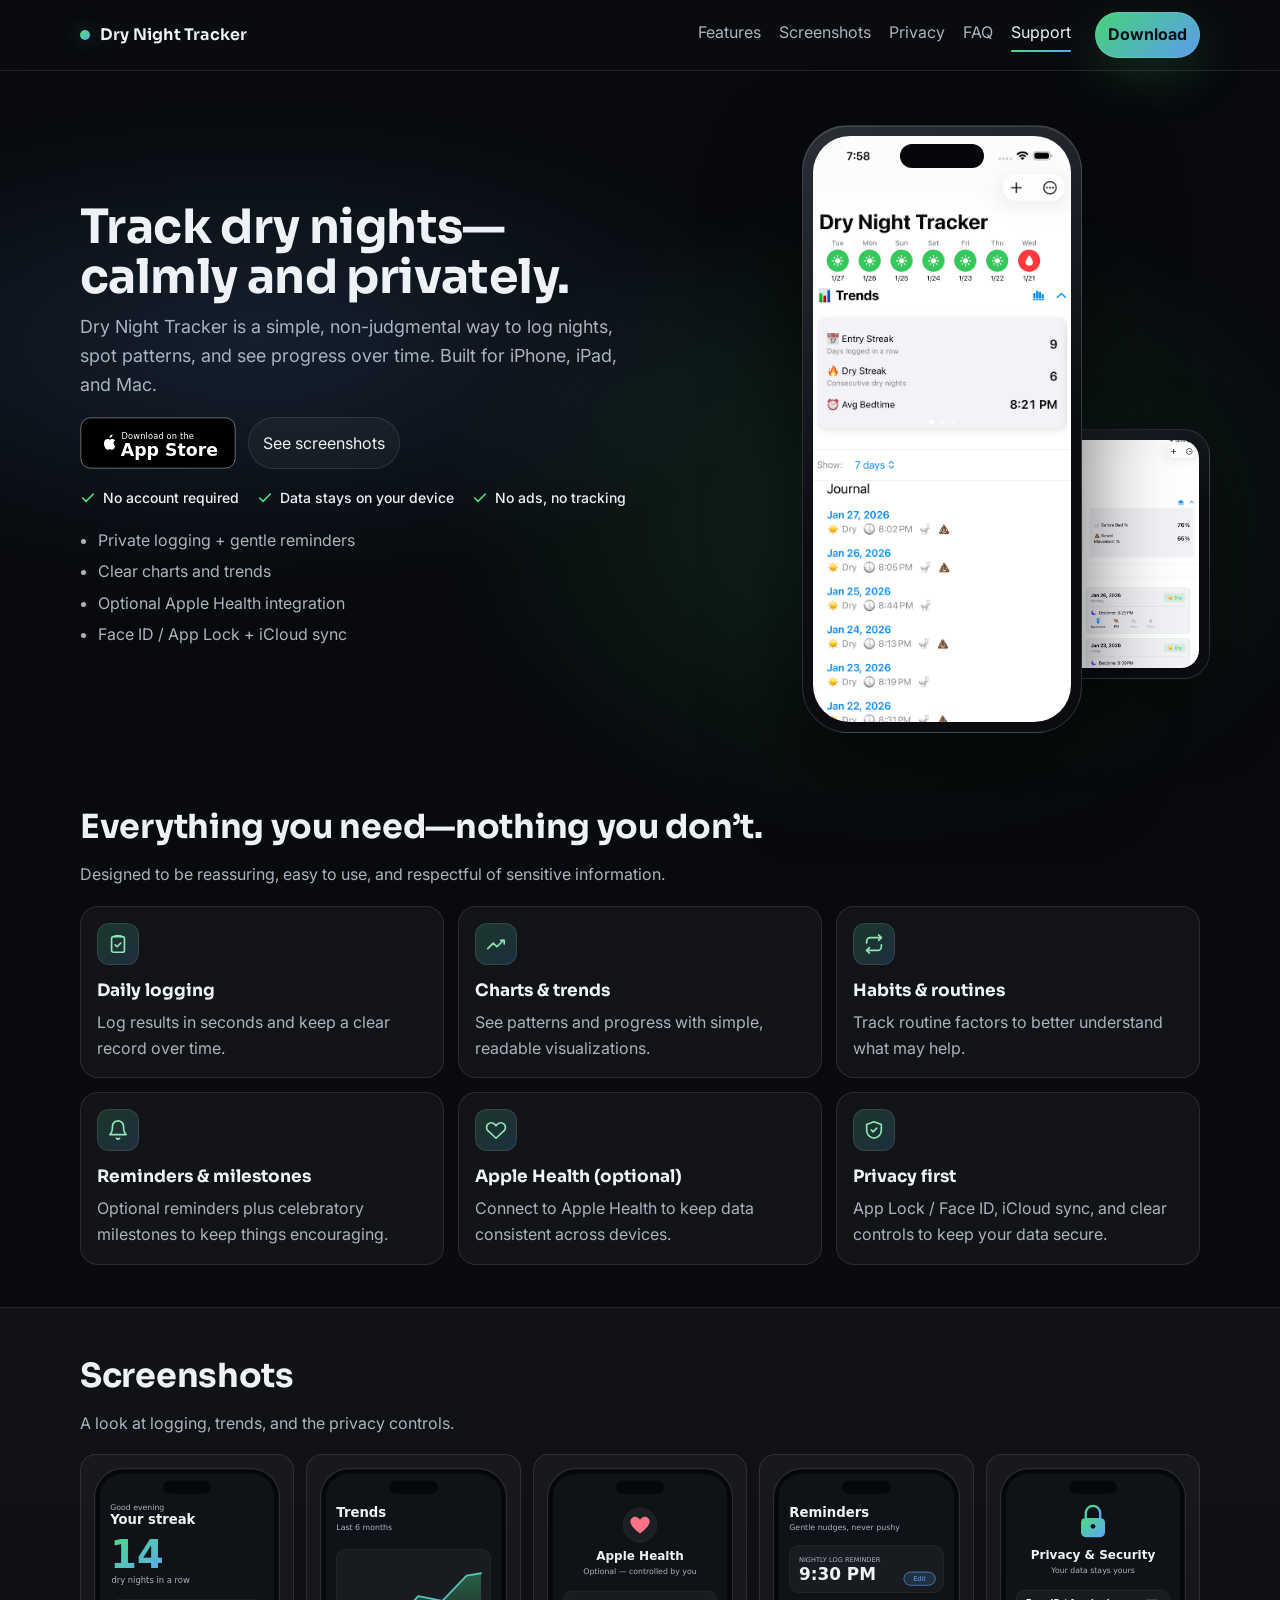
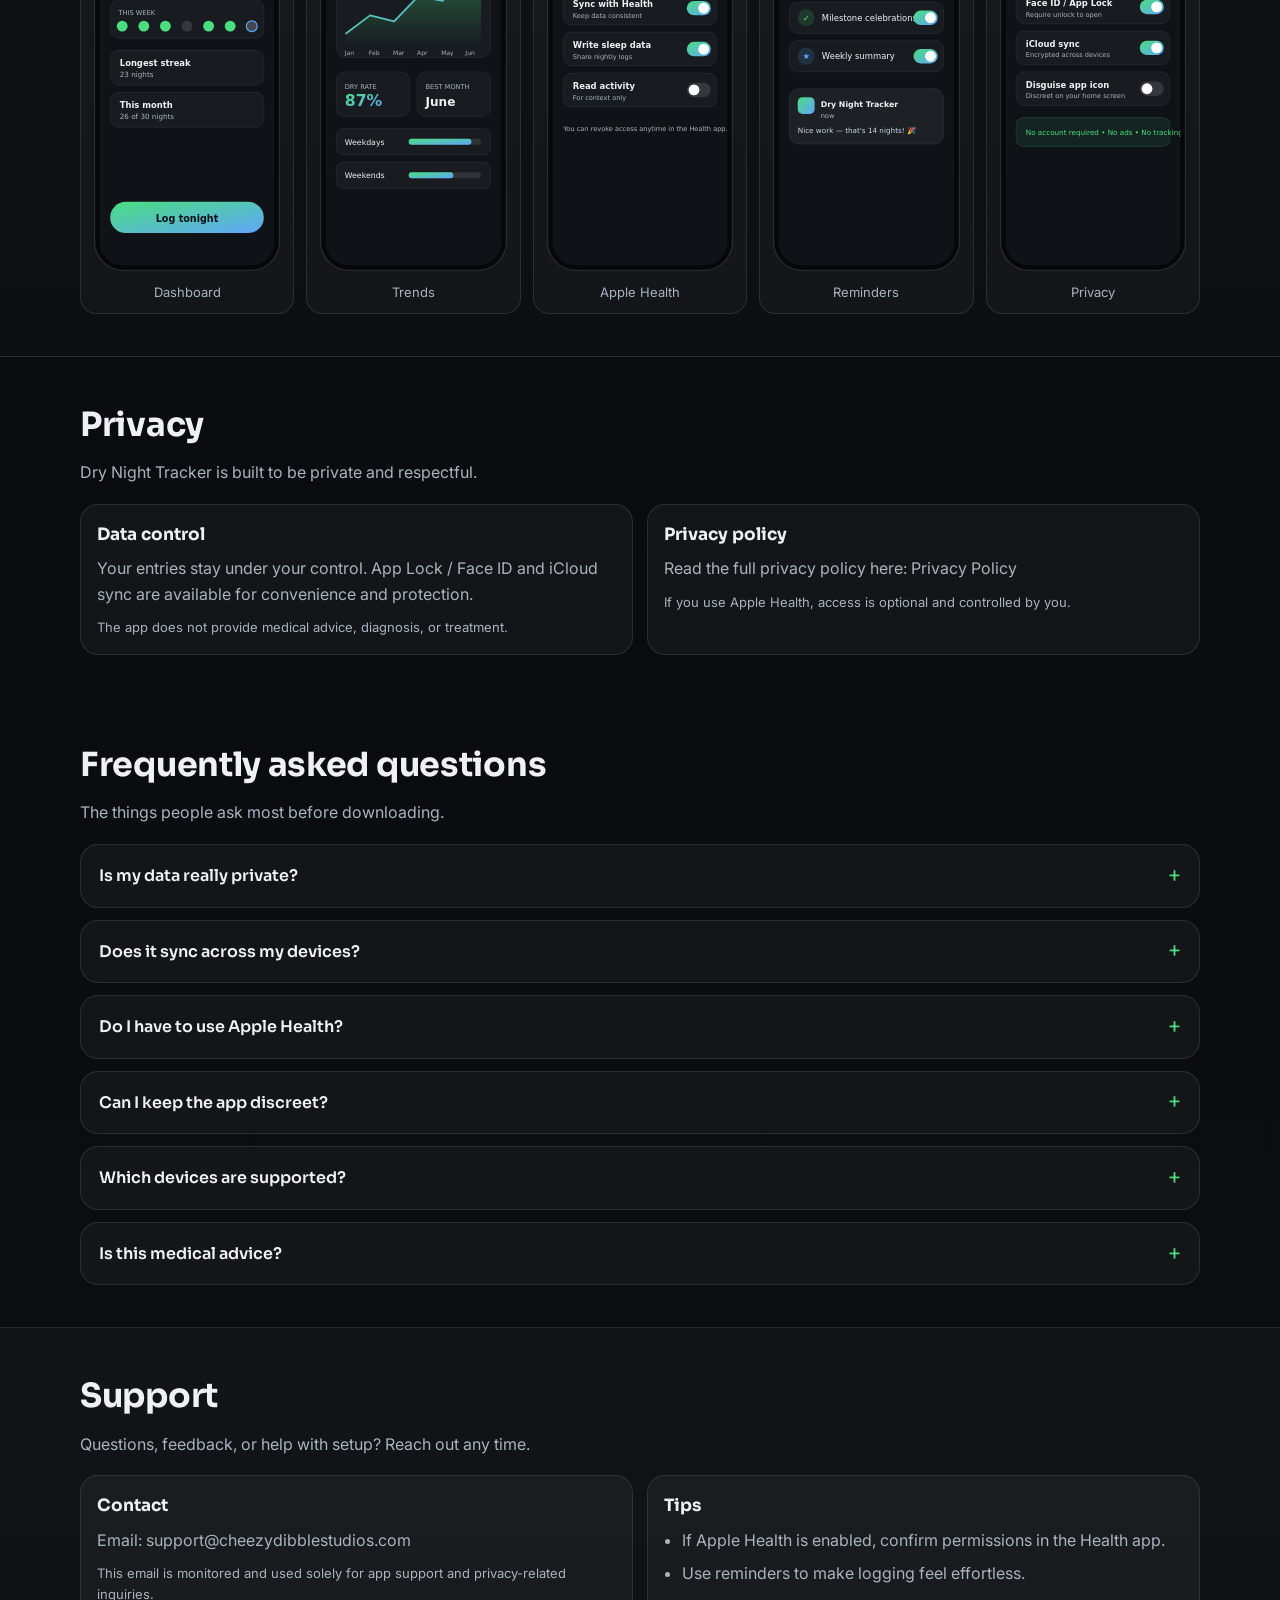
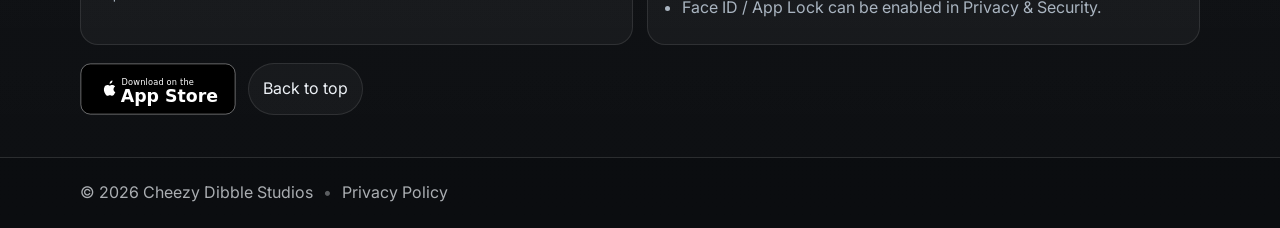
<file: index.html>
<!doctype html>
<html lang="en">
<head>
  <meta charset="utf-8" />
  <meta name="viewport" content="width=device-width,initial-scale=1" />
  <meta name="description" content="Dry Night Tracker — private logging, simple charts, gentle reminders, and Apple Health integration." />
  <title>Dry Night Tracker</title>

  <link rel="icon" href="assets/icon.png" />
  <link rel="apple-touch-icon" href="assets/icon.png" />
  <link rel="canonical" href="https://cheezydibblestudios.com/" />
  <link rel="preconnect" href="https://fonts.googleapis.com">
  <link rel="preconnect" href="https://fonts.gstatic.com" crossorigin>
  <link rel="stylesheet" href="https://fonts.googleapis.com/css2?family=Inter:wght@400;500;600&family=Sora:wght@600;700;800&display=swap">

  <meta name="theme-color" content="#0b0d10" />
  <link rel="stylesheet" href="styles.css" />

  <!-- Open Graph -->
  <meta property="og:title" content="Dry Night Tracker" />
  <meta property="og:description" content="Track dry nights with simple charts and private logging." />
  <meta property="og:image" content="https://cheezydibblestudios.com/assets/og.jpg" />
  <meta property="og:url" content="https://cheezydibblestudios.com/" />
  <meta property="og:type" content="website" />

  <!-- Twitter -->
  <meta name="twitter:card" content="summary_large_image" />
  <meta name="twitter:title" content="Dry Night Tracker" />
  <meta name="twitter:description" content="Track dry nights with simple charts and private logging." />
  <meta name="twitter:image" content="https://cheezydibblestudios.com/assets/og.jpg" />

  <!-- Structured data -->
  <script type="application/ld+json">
  {
    "@context": "https://schema.org",
    "@type": "SoftwareApplication",
    "name": "Dry Night Tracker",
    "operatingSystem": "iOS, iPadOS, macOS",
    "applicationCategory": "HealthApplication",
    "description": "Dry Night Tracker is a simple, private way to log nights, spot patterns, and see progress over time, with charts, gentle reminders, and optional Apple Health integration.",
    "url": "https://cheezydibblestudios.com/",
    "image": "https://cheezydibblestudios.com/assets/og.jpg",
    "publisher": {
      "@type": "Organization",
      "name": "Cheezy Dibble Studios",
      "email": "support@cheezydibblestudios.com"
    }
  }
  </script>
  <script type="application/ld+json">
  {
    "@context": "https://schema.org",
    "@type": "FAQPage",
    "mainEntity": [
      {
        "@type": "Question",
        "name": "Is my data really private?",
        "acceptedAnswer": { "@type": "Answer", "text": "Yes. There's no account to create, your entries are stored on your device, and nothing is sold or shared. The app shows no ads and does no third-party tracking." }
      },
      {
        "@type": "Question",
        "name": "Does it sync across my devices?",
        "acceptedAnswer": { "@type": "Answer", "text": "Optionally. If you enable iCloud sync, your data is kept consistent across your iPhone, iPad, and Mac through your private iCloud account. You can leave it off to keep everything on a single device." }
      },
      {
        "@type": "Question",
        "name": "Do I have to use Apple Health?",
        "acceptedAnswer": { "@type": "Answer", "text": "No. Apple Health is entirely optional and off until you turn it on. You choose exactly what is shared, and you can revoke access anytime in the Health app." }
      },
      {
        "@type": "Question",
        "name": "Can I keep the app discreet?",
        "acceptedAnswer": { "@type": "Answer", "text": "Yes. Face ID / App Lock can require authentication to open the app, and an optional disguised icon keeps it discreet on your home screen." }
      },
      {
        "@type": "Question",
        "name": "Which devices are supported?",
        "acceptedAnswer": { "@type": "Answer", "text": "Dry Night Tracker is built for iPhone, iPad, and Mac." }
      },
      {
        "@type": "Question",
        "name": "Is this medical advice?",
        "acceptedAnswer": { "@type": "Answer", "text": "No. The app is a private tracking tool and does not provide medical advice, diagnosis, or treatment. For health concerns, please consult a qualified professional." }
      }
    ]
  }
  </script>
</head>

<body>
  <header class="nav">
    <div class="container nav-inner">
      <a class="brand" href="#top" aria-label="Dry Night Tracker home">
        <span class="brand-dot" aria-hidden="true"></span>
        <span>Dry Night Tracker</span>
      </a>

      <nav class="nav-links" aria-label="Primary">
        <a href="#features">Features</a>
        <a href="#screenshots">Screenshots</a>
        <a href="#privacy">Privacy</a>
        <a href="#faq">FAQ</a>
        <a href="#support">Support</a>
      </nav>

      <a class="cta small" href="#download">Download</a>
    </div>
  </header>

  <main id="top">
    <section class="hero">
      <div class="container hero-grid">
        <div class="hero-copy">
          <h1>Track dry nights—calmly and privately.</h1>
          <p class="sub">
            Dry Night Tracker is a simple, non-judgmental way to log nights, spot patterns,
            and see progress over time. Built for iPhone, iPad, and Mac.
          </p>

          <div class="hero-actions" id="download">
            <!-- Replace # with your App Store link -->
            <a class="badge-link" href="#" target="_blank" rel="noopener" aria-label="Download on the App Store">
              <img src="assets/app-store-badge.svg" alt="Download on the App Store" width="180" height="60" />
            </a>
            <a class="ghost" href="#screenshots">See screenshots</a>
          </div>

          <ul class="trust" role="list">
            <li>
              <svg viewBox="0 0 24 24" aria-hidden="true"><path d="M20 6L9 17l-5-5"/></svg>
              No account required
            </li>
            <li>
              <svg viewBox="0 0 24 24" aria-hidden="true"><path d="M20 6L9 17l-5-5"/></svg>
              Data stays on your device
            </li>
            <li>
              <svg viewBox="0 0 24 24" aria-hidden="true"><path d="M20 6L9 17l-5-5"/></svg>
              No ads, no tracking
            </li>
          </ul>

          <ul class="bullets" role="list">
            <li>Private logging + gentle reminders</li>
            <li>Clear charts and trends</li>
            <li>Optional Apple Health integration</li>
            <li>Face ID / App Lock + iCloud sync</li>
          </ul>
        </div>

        <div class="hero-media" aria-label="App preview images">
          <!-- Replace these with your actual images -->
          <div class="tablet">
            <img class="tablet-screen" src="assets/ipad-hero.png" alt="Dry Night Tracker trends on iPad" loading="lazy" />
          </div>
          <div class="phone">
            <img class="phone-screen" src="assets/iphone-hero.png" alt="Dry Night Tracker dashboard on iPhone" loading="eager" />
          </div>
        </div>
      </div>
    </section>

    <section id="features" class="section">
      <div class="container">
        <div class="section-head">
          <h2>Everything you need—nothing you don’t.</h2>
          <p>Designed to be reassuring, easy to use, and respectful of sensitive information.</p>
        </div>

        <div class="cards">
          <article class="card">
            <span class="card-icon" aria-hidden="true">
              <svg viewBox="0 0 24 24"><rect x="5" y="4" width="14" height="17" rx="2"/><path d="M9 4V3h6v1"/><path d="M9 13l2 2 4-4"/></svg>
            </span>
            <h3>Daily logging</h3>
            <p>Log results in seconds and keep a clear record over time.</p>
          </article>

          <article class="card">
            <span class="card-icon" aria-hidden="true">
              <svg viewBox="0 0 24 24"><path d="M3 17l6-6 4 4 7-7"/><path d="M17 8h4v4"/></svg>
            </span>
            <h3>Charts & trends</h3>
            <p>See patterns and progress with simple, readable visualizations.</p>
          </article>

          <article class="card">
            <span class="card-icon" aria-hidden="true">
              <svg viewBox="0 0 24 24"><path d="M17 2l3 3-3 3"/><path d="M4 11V9a4 4 0 0 1 4-4h12"/><path d="M7 22l-3-3 3-3"/><path d="M20 13v2a4 4 0 0 1-4 4H4"/></svg>
            </span>
            <h3>Habits & routines</h3>
            <p>Track routine factors to better understand what may help.</p>
          </article>

          <article class="card">
            <span class="card-icon" aria-hidden="true">
              <svg viewBox="0 0 24 24"><path d="M18 8a6 6 0 0 0-12 0c0 7-3 9-3 9h18s-3-2-3-9"/><path d="M13.7 21a2 2 0 0 1-3.4 0"/></svg>
            </span>
            <h3>Reminders & milestones</h3>
            <p>Optional reminders plus celebratory milestones to keep things encouraging.</p>
          </article>

          <article class="card">
            <span class="card-icon" aria-hidden="true">
              <svg viewBox="0 0 24 24"><path d="M20.8 5.6a5 5 0 0 0-7.1 0L12 7.3l-1.7-1.7a5 5 0 1 0-7.1 7.1L12 21l8.8-8.3a5 5 0 0 0 0-7.1z"/></svg>
            </span>
            <h3>Apple Health (optional)</h3>
            <p>Connect to Apple Health to keep data consistent across devices.</p>
          </article>

          <article class="card">
            <span class="card-icon" aria-hidden="true">
              <svg viewBox="0 0 24 24"><path d="M12 3l8 3v6c0 5-3.5 8-8 9-4.5-1-8-4-8-9V6z"/><path d="M9 12l2 2 4-4"/></svg>
            </span>
            <h3>Privacy first</h3>
            <p>App Lock / Face ID, iCloud sync, and clear controls to keep your data secure.</p>
          </article>
        </div>
      </div>
    </section>

    <section id="screenshots" class="section alt">
      <div class="container">
        <div class="section-head">
          <h2>Screenshots</h2>
          <p>A look at logging, trends, and the privacy controls.</p>
        </div>

        <div class="gallery">
          <figure>
            <img src="assets/screen-1.svg" alt="Dashboard with streaks and journal" loading="lazy" />
            <figcaption>Dashboard</figcaption>
          </figure>
          <figure>
            <img src="assets/screen-2.svg" alt="Charts and trends view" loading="lazy" />
            <figcaption>Trends</figcaption>
          </figure>
          <figure>
            <img src="assets/screen-3.svg" alt="Apple Health integration settings" loading="lazy" />
            <figcaption>Apple Health</figcaption>
          </figure>
          <figure>
            <img src="assets/screen-4.svg" alt="Notifications and reminders settings" loading="lazy" />
            <figcaption>Reminders</figcaption>
          </figure>
          <figure>
            <img src="assets/screen-5.svg" alt="Privacy and security screen with Face ID and app disguise" loading="lazy" />
            <figcaption>Privacy</figcaption>
          </figure>
        </div>
      </div>
    </section>

    <section id="privacy" class="section">
      <div class="container">
        <div class="section-head">
          <h2>Privacy</h2>
          <p>Dry Night Tracker is built to be private and respectful.</p>
        </div>

        <div class="two-col">
          <div class="panel">
            <h3>Data control</h3>
            <p>
              Your entries stay under your control. App Lock / Face ID and iCloud sync
              are available for convenience and protection.
            </p>
            <p class="fine">
              The app does not provide medical advice, diagnosis, or treatment.
            </p>
          </div>

          <div class="panel">
            <h3>Privacy policy</h3>
            <p>
              Read the full privacy policy here:
              <a href="privacy.html">Privacy Policy</a>
            </p>
            <p class="fine">
              If you use Apple Health, access is optional and controlled by you.
            </p>
          </div>
        </div>
      </div>
    </section>

    <section id="faq" class="section">
      <div class="container">
        <div class="section-head">
          <h2>Frequently asked questions</h2>
          <p>The things people ask most before downloading.</p>
        </div>

        <div class="faq">
          <details>
            <summary>Is my data really private?</summary>
            <p>Yes. There's no account to create, your entries are stored on your device, and nothing is sold or shared. The app shows no ads and does no third-party tracking.</p>
          </details>
          <details>
            <summary>Does it sync across my devices?</summary>
            <p>Optionally. If you enable iCloud sync, your data is kept consistent across your iPhone, iPad, and Mac through your private iCloud account. You can leave it off to keep everything on a single device.</p>
          </details>
          <details>
            <summary>Do I have to use Apple Health?</summary>
            <p>No. Apple Health is entirely optional and off until you turn it on. You choose exactly what is shared, and you can revoke access anytime in the Health app.</p>
          </details>
          <details>
            <summary>Can I keep the app discreet?</summary>
            <p>Yes. Face ID / App Lock can require authentication to open the app, and an optional disguised icon keeps it discreet on your home screen.</p>
          </details>
          <details>
            <summary>Which devices are supported?</summary>
            <p>Dry Night Tracker is built for iPhone, iPad, and Mac.</p>
          </details>
          <details>
            <summary>Is this medical advice?</summary>
            <p>No. The app is a private tracking tool and does not provide medical advice, diagnosis, or treatment. For health concerns, please consult a qualified professional.</p>
          </details>
        </div>
      </div>
    </section>

    <section id="support" class="section alt">
      <div class="container">
        <div class="section-head">
          <h2>Support</h2>
          <p>Questions, feedback, or help with setup? Reach out any time.</p>
        </div>

        <div class="support">
          <div class="panel">
            <h3>Contact</h3>
            <p>
              Email:
              <a href="mailto:support@cheezydibblestudios.com">support@cheezydibblestudios.com</a>
            </p>
            <p class="fine">
              This email is monitored and used solely for app support and privacy-related inquiries.
            </p>
          </div>

          <div class="panel">
            <h3>Tips</h3>
            <ul>
              <li>If Apple Health is enabled, confirm permissions in the Health app.</li>
              <li>Use reminders to make logging feel effortless.</li>
              <li>Face ID / App Lock can be enabled in Privacy & Security.</li>
            </ul>
          </div>
        </div>

        <div class="footer-cta">
          <!-- Replace # with your App Store link -->
          <a class="badge-link" href="#" target="_blank" rel="noopener" aria-label="Download on the App Store">
            <img src="assets/app-store-badge.svg" alt="Download on the App Store" width="180" height="60" />
          </a>
          <a class="ghost" href="#top">Back to top</a>
        </div>
      </div>
    </section>
  </main>

  <footer class="footer">
    <div class="container footer-inner">
      <span>© <span id="year"></span> Cheezy Dibble Studios</span>
      <span class="sep" aria-hidden="true">•</span>
      <a href="privacy.html">Privacy Policy</a>
    </div>
  </footer>

  <script src="script.js"></script>
</body>
</html>
</file>
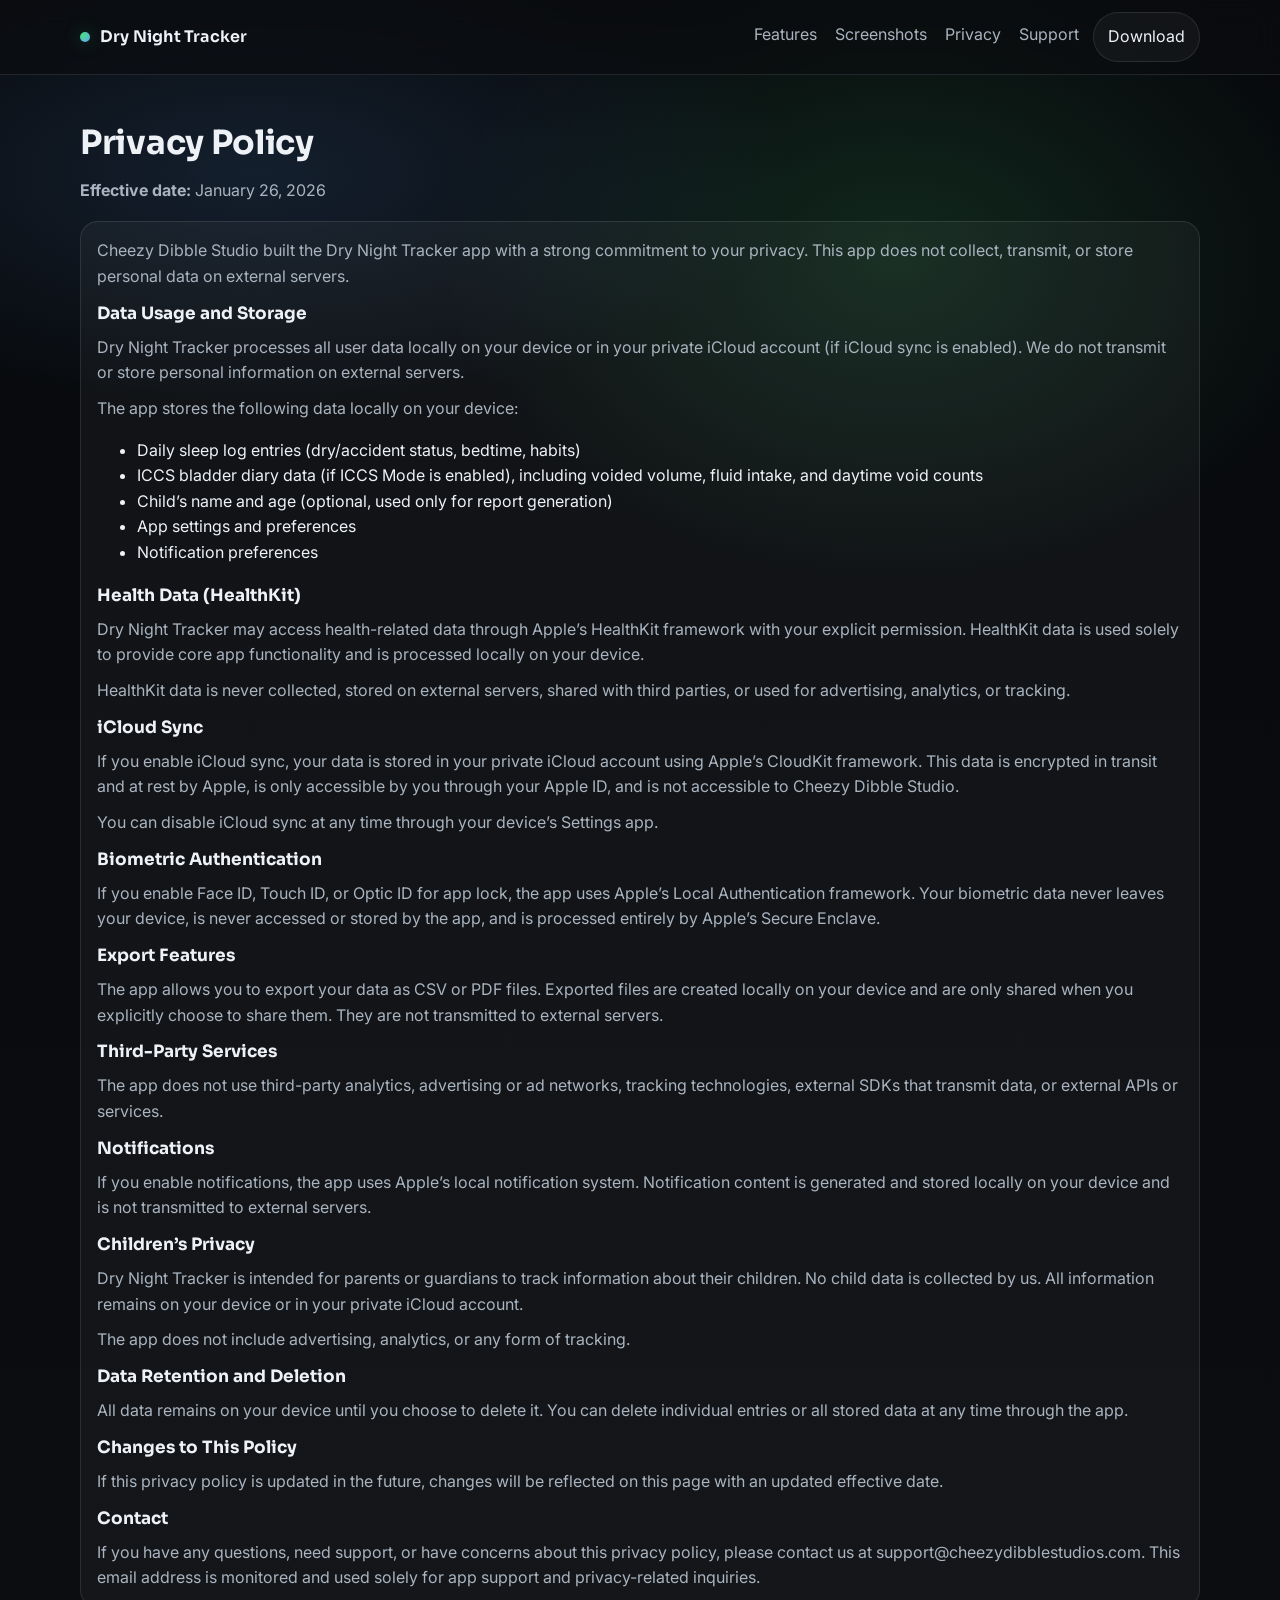
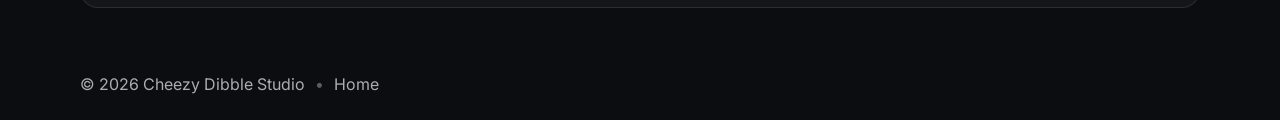
<file: privacy.html>
<!doctype html>
<html lang="en">
<head>
  <meta charset="utf-8" />
  <title>Privacy Policy — Dry Night Tracker</title>
  <meta name="viewport" content="width=device-width,initial-scale=1" />
  <meta name="description" content="Privacy Policy for Dry Night Tracker" />
  <link rel="preconnect" href="https://fonts.googleapis.com">
  <link rel="preconnect" href="https://fonts.gstatic.com" crossorigin>
  <link rel="stylesheet" href="https://fonts.googleapis.com/css2?family=Inter:wght@400;500;600&family=Sora:wght@600;700;800&display=swap">
  <meta name="theme-color" content="#0b0d10" />
  <link rel="stylesheet" href="styles.css" />
</head>

<body>
  <!-- Navigation -->
  <header class="nav">
    <div class="container nav-inner">
      <a class="brand" href="index.html" aria-label="Dry Night Tracker home">
        <span class="brand-dot"></span>
        <span>Dry Night Tracker</span>
      </a>

      <nav class="nav-links" aria-label="Primary">
        <a href="index.html#features">Features</a>
        <a href="index.html#screenshots">Screenshots</a>
        <a href="privacy.html">Privacy</a>
        <a href="index.html#support">Support</a>
      </nav>

      <a class="ghost small" href="index.html#download">Download</a>
    </div>
  </header>

  <!-- Main content -->
  <main class="section">
    <div class="container">
      <div class="section-head">
        <h2>Privacy Policy</h2>
        <p><strong>Effective date:</strong> January 26, 2026</p>
      </div>

      <div class="panel">
        <p>
          Cheezy Dibble Studio built the Dry Night Tracker app with a strong commitment to your privacy.
          This app does not collect, transmit, or store personal data on external servers.
        </p>

        <h3>Data Usage and Storage</h3>
        <p>
          Dry Night Tracker processes all user data locally on your device or in your private iCloud account
          (if iCloud sync is enabled). We do not transmit or store personal information on external servers.
        </p>

        <p>The app stores the following data locally on your device:</p>
        <ul>
          <li>Daily sleep log entries (dry/accident status, bedtime, habits)</li>
          <li>ICCS bladder diary data (if ICCS Mode is enabled), including voided volume, fluid intake, and daytime void counts</li>
          <li>Child’s name and age (optional, used only for report generation)</li>
          <li>App settings and preferences</li>
          <li>Notification preferences</li>
        </ul>

        <h3>Health Data (HealthKit)</h3>
        <p>
          Dry Night Tracker may access health-related data through Apple’s HealthKit framework with your explicit permission.
          HealthKit data is used solely to provide core app functionality and is processed locally on your device.
        </p>
        <p>
          HealthKit data is never collected, stored on external servers, shared with third parties,
          or used for advertising, analytics, or tracking.
        </p>

        <h3>iCloud Sync</h3>
        <p>
          If you enable iCloud sync, your data is stored in your private iCloud account using Apple’s CloudKit framework.
          This data is encrypted in transit and at rest by Apple, is only accessible by you through your Apple ID,
          and is not accessible to Cheezy Dibble Studio.
        </p>
        <p>
          You can disable iCloud sync at any time through your device’s Settings app.
        </p>

        <h3>Biometric Authentication</h3>
        <p>
          If you enable Face ID, Touch ID, or Optic ID for app lock, the app uses Apple’s Local Authentication framework.
          Your biometric data never leaves your device, is never accessed or stored by the app,
          and is processed entirely by Apple’s Secure Enclave.
        </p>

        <h3>Export Features</h3>
        <p>
          The app allows you to export your data as CSV or PDF files. Exported files are created locally on your device
          and are only shared when you explicitly choose to share them. They are not transmitted to external servers.
        </p>

        <h3>Third-Party Services</h3>
        <p>
          The app does not use third-party analytics, advertising or ad networks, tracking technologies,
          external SDKs that transmit data, or external APIs or services.
        </p>

        <h3>Notifications</h3>
        <p>
          If you enable notifications, the app uses Apple’s local notification system.
          Notification content is generated and stored locally on your device and is not transmitted to external servers.
        </p>

        <h3>Children’s Privacy</h3>
        <p>
          Dry Night Tracker is intended for parents or guardians to track information about their children.
          No child data is collected by us. All information remains on your device or in your private iCloud account.
        </p>
        <p>
          The app does not include advertising, analytics, or any form of tracking.
        </p>

        <h3>Data Retention and Deletion</h3>
        <p>
          All data remains on your device until you choose to delete it.
          You can delete individual entries or all stored data at any time through the app.
        </p>

        <h3>Changes to This Policy</h3>
        <p>
          If this privacy policy is updated in the future, changes will be reflected on this page
          with an updated effective date.
        </p>

        <h3>Contact</h3>
        <p>
          If you have any questions, need support, or have concerns about this privacy policy,
          please contact us at
          <a href="mailto:support@cheezydibblestudios.com">support@cheezydibblestudios.com</a>.
          This email address is monitored and used solely for app support and privacy-related inquiries.
        </p>
      </div>
    </div>
  </main>

  <!-- Footer -->
  <footer class="footer">
    <div class="container footer-inner">
      <span>© 2026 Cheezy Dibble Studio</span>
      <span class="sep">•</span>
      <a href="index.html">Home</a>
    </div>
  </footer>

  <script src="script.js"></script>
</body>
</html>
</file>
<file: styles.css>
:root{
  --bg:#0b0d10;
  --panel:#12161c;
  --panel2:#0f1318;
  --text:#eef2f7;
  --muted:#a9b4c0;
  --border:rgba(255,255,255,.10);
  --accent:#4ade80; /* calm green */
  --accent2:#60a5fa; /* soft blue */
  --shadow: 0 18px 60px rgba(0,0,0,.45);
  --radius: 18px;
}

*{ box-sizing:border-box; }
html{
  /* leave room for the sticky header when jumping to anchors */
  scroll-padding-top: 76px;
}
@media (prefers-reduced-motion: no-preference){
  html{ scroll-behavior: smooth; }
}
body{
  min-height:100%;
  margin:0;
  font: 16px/1.6 "Inter", ui-sans-serif, system-ui, -apple-system, Segoe UI, Roboto, Helvetica, Arial, "Apple Color Emoji","Segoe UI Emoji";
  -webkit-font-smoothing: antialiased;
  color:var(--text);
  background:
    radial-gradient(900px 400px at 20% 10%, rgba(96,165,250,.14), transparent 60%),
    radial-gradient(700px 500px at 70% 15%, rgba(74,222,128,.14), transparent 65%),
    linear-gradient(180deg, #07090c, var(--bg));
}

h1,h2,h3,.brand{
  font-family: "Sora", ui-sans-serif, system-ui, -apple-system, Segoe UI, Roboto, sans-serif;
  font-weight:700;
}

a{ color:inherit; text-decoration:none; }
a:hover{ text-decoration:underline; text-underline-offset:3px; }

.container{
  width:min(1120px, 92vw);
  margin:0 auto;
}

.nav{
  position:sticky;
  top:0;
  z-index:50;
  backdrop-filter: blur(14px);
  background: rgba(11,13,16,.65);
  border-bottom:1px solid var(--border);
}
.nav-inner{
  display:flex;
  align-items:center;
  gap:14px;
  padding:12px 0;
}
.brand{
  display:flex;
  align-items:center;
  gap:10px;
  font-weight:650;
  letter-spacing:.2px;
}
.brand-dot{
  width:10px;height:10px;border-radius:50%;
  background: radial-gradient(circle at 30% 30%, var(--accent), var(--accent2));
  box-shadow: 0 0 18px rgba(74,222,128,.35);
}
.nav-links{
  margin-left:auto;
  display:flex;
  gap:18px;
}
.nav-links a{
  position:relative;
  color:var(--muted);
  padding-bottom:4px;
  transition: color .2s ease;
}
.nav-links a:hover{ color:var(--text); text-decoration:none; }
.nav-links a.active{ color:var(--text); }
.nav-links a.active::after{
  content:"";
  position:absolute;
  left:0; right:0; bottom:-2px;
  height:2px;
  border-radius:2px;
  background: linear-gradient(90deg, var(--accent), var(--accent2));
}

.cta{
  display:inline-flex;
  align-items:center;
  justify-content:center;
  padding:11px 14px;
  border-radius:999px;
  background: linear-gradient(135deg, rgba(74,222,128,.95), rgba(96,165,250,.95));
  color:#081018;
  font-weight:700;
  box-shadow: 0 18px 50px rgba(74,222,128,.16);
  border:1px solid rgba(255,255,255,.12);
}
.cta.small{ padding:9px 12px; margin-left:10px; }

.ghost{
  display:inline-flex;
  align-items:center;
  justify-content:center;
  padding:11px 14px;
  border-radius:999px;
  border:1px solid var(--border);
  background: rgba(255,255,255,.04);
  color:var(--text);
}
.ghost:hover{ background: rgba(255,255,255,.06); text-decoration:none; }

.badge-link{
  display:inline-flex;
  align-items:center;
  border-radius:12px;
  transition: transform .15s ease, filter .15s ease;
}
.badge-link:hover{ transform: translateY(-2px); filter: brightness(1.08); text-decoration:none; }
.badge-link img{ display:block; height:52px; width:auto; }

.menu{
  display:none;
  margin-left:6px;
  background:transparent;
  border:1px solid var(--border);
  border-radius:12px;
  padding:10px;
  cursor:pointer;
}
.menu span{
  display:block;
  width:18px;height:2px;
  background:rgba(255,255,255,.75);
  margin:3px 0;
}

.mobile{
  border-top:1px solid var(--border);
  padding:10px 0 16px;
}
.mobile a{
  display:block;
  padding:12px 0;
  color:var(--muted);
}
.mobile a.cta{ width:fit-content; margin-top:8px; }

.hero{
  padding:54px 0 26px;
}
.hero-grid{
  display:grid;
  grid-template-columns: 1.05fr .95fr;
  gap:34px;
  align-items:center;
}
h1{
  margin:0 0 10px;
  font-size: clamp(30px, 3.7vw, 52px);
  line-height:1.05;
  letter-spacing:-.6px;
}
.sub{
  margin:0 0 18px;
  color:var(--muted);
  font-size: 18px;
  max-width: 54ch;
}
.hero-actions{
  display:flex;
  gap:12px;
  flex-wrap:wrap;
  margin:18px 0 18px;
}
.trust{
  list-style:none;
  margin:0 0 18px;
  padding:0;
  display:flex;
  flex-wrap:wrap;
  gap:8px 18px;
}
.trust li{
  display:inline-flex;
  align-items:center;
  gap:7px;
  color:var(--text);
  font-size:14px;
  font-weight:500;
}
.trust svg{
  width:16px; height:16px;
  fill:none;
  stroke:var(--accent);
  stroke-width:2.4;
  stroke-linecap:round;
  stroke-linejoin:round;
}

.bullets{
  margin:0;
  padding-left:18px;
  color:var(--muted);
}
.bullets li{ margin:6px 0; }

.hero-media{
  position:relative;
  min-height:580px;
  display:flex;
  align-items:center;
  justify-content:center;
}

/* iPhone frame */
.phone{
  position:relative;
  z-index:3;
  width:min(280px, 72%);
  aspect-ratio: 1320 / 2868;
  background: linear-gradient(155deg, #2a2f37, #0a0c10 58%);
  border-radius: 46px;
  padding:10px;
  border:1px solid rgba(255,255,255,.14);
  box-shadow: 0 40px 90px rgba(0,0,0,.6), inset 0 1px 0 rgba(255,255,255,.12);
  transform: translateX(-8%);
}
.phone::before{ /* dynamic island */
  content:"";
  position:absolute;
  top:18px; left:50%;
  transform:translateX(-50%);
  width:84px; height:24px;
  background:#05070a;
  border-radius:14px;
  z-index:4;
}
.phone-screen{
  width:100%; height:100%;
  object-fit:cover;
  border-radius:37px;
  display:block;
  background:#0f1318;
}

/* iPad frame, sitting behind */
.tablet{
  position:absolute;
  z-index:1;
  right:-2%;
  top:50%;
  transform: translateY(-50%) rotate(6deg);
  width:min(360px, 70%);
  aspect-ratio: 2360 / 1640;
  background: linear-gradient(155deg, #2a2f37, #0a0c10 58%);
  border-radius: 26px;
  padding:10px;
  border:1px solid rgba(255,255,255,.12);
  box-shadow: 0 30px 70px rgba(0,0,0,.5);
  opacity:.96;
}
.tablet-screen{
  width:100%; height:100%;
  object-fit:cover;
  border-radius:18px;
  display:block;
  background:#0f1318;
}

.section{
  padding:42px 0;
}
.section.alt{
  background: linear-gradient(180deg, rgba(255,255,255,.03), rgba(255,255,255,.01));
  border-top:1px solid var(--border);
  border-bottom:1px solid var(--border);
}
.section-head{
  margin-bottom:18px;
}
.section-head h2{
  margin:0 0 8px;
  font-size: clamp(22px, 2.6vw, 34px);
  letter-spacing:-.3px;
}
.section-head p{
  margin:0;
  color:var(--muted);
  max-width: 70ch;
}

.cards{
  display:grid;
  grid-template-columns: repeat(3, 1fr);
  gap:14px;
  margin-top:18px;
}
.card{
  background: rgba(255,255,255,.04);
  border:1px solid var(--border);
  border-radius: var(--radius);
  padding:16px;
}
.card{
  transition: transform .2s ease, border-color .2s ease, background .2s ease;
}
.card:hover{
  transform: translateY(-4px);
  border-color: rgba(255,255,255,.18);
  background: rgba(255,255,255,.06);
}
.card-icon{
  display:inline-flex;
  align-items:center;
  justify-content:center;
  width:42px; height:42px;
  margin-bottom:12px;
  border-radius:12px;
  background: linear-gradient(135deg, rgba(74,222,128,.18), rgba(96,165,250,.18));
  border:1px solid rgba(255,255,255,.10);
}
.card-icon svg{
  width:22px; height:22px;
  fill:none;
  stroke:#8fe7b6;
  stroke-width:1.8;
  stroke-linecap:round;
  stroke-linejoin:round;
}
.card h3{ margin:0 0 6px; font-size: 17px; }
.card p{ margin:0; color:var(--muted); }

.gallery{
  display:grid;
  grid-template-columns: repeat(5, 1fr);
  gap:12px;
  margin-top:18px;
}
figure{
  margin:0;
  background: rgba(255,255,255,.03);
  border:1px solid var(--border);
  border-radius: 16px;
  padding:10px;
}
figure img{
  width:100%;
  height:auto;
  border-radius: 12px;
  display:block;
}
figcaption{
  margin-top:8px;
  color:var(--muted);
  font-size: 13px;
  text-align:center;
}

.faq{
  margin-top:18px;
  display:grid;
  gap:12px;
}
.faq details{
  background: rgba(255,255,255,.04);
  border:1px solid var(--border);
  border-radius: var(--radius);
  padding:4px 18px;
  transition: border-color .2s ease, background .2s ease;
}
.faq details[open]{
  border-color: rgba(255,255,255,.18);
  background: rgba(255,255,255,.06);
}
.faq summary{
  list-style:none;
  cursor:pointer;
  padding:14px 0;
  font-family:"Sora", ui-sans-serif, system-ui, sans-serif;
  font-weight:600;
  font-size:16px;
  display:flex;
  align-items:center;
  justify-content:space-between;
  gap:12px;
}
.faq summary::-webkit-details-marker{ display:none; }
.faq summary::after{
  content:"+";
  font-weight:400;
  font-size:22px;
  line-height:1;
  color:var(--accent);
  transition: transform .2s ease;
}
.faq details[open] summary::after{ content:"−"; }
.faq p{
  margin:0;
  padding:0 0 16px;
  color:var(--muted);
  max-width:72ch;
}

.two-col{
  display:grid;
  grid-template-columns: 1fr 1fr;
  gap:14px;
  margin-top:18px;
}
.panel{
  background: rgba(255,255,255,.04);
  border:1px solid var(--border);
  border-radius: var(--radius);
  padding:16px;
}
.panel h3{ margin:0 0 8px; font-size: 17px; }
.panel p{ margin:0 0 10px; color:var(--muted); }
.panel p:last-child{ margin-bottom:0; }

.support{
  display:grid;
  grid-template-columns: 1fr 1fr;
  gap:14px;
  margin-top:18px;
}
.support ul{
  margin:0;
  padding-left:18px;
  color:var(--muted);
}
.support li{ margin:8px 0; }

.footer-cta{
  margin-top:18px;
  display:flex;
  gap:12px;
  flex-wrap:wrap;
}

.fine{ font-size: 13px; color: rgba(238,242,247,.68); }

.footer{
  padding:22px 0;
}
.footer-inner{
  display:flex;
  gap:10px;
  align-items:center;
  color: rgba(238,242,247,.70);
}
.sep{ opacity:.5; }

/* Scroll reveal */
.reveal{
  opacity:0;
  transform: translateY(18px);
  transition: opacity .6s ease, transform .6s ease;
}
.reveal.in{ opacity:1; transform:none; }
@media (prefers-reduced-motion: reduce){
  .reveal, .reveal.in{
    opacity:1 !important;
    transform:none !important;
    transition:none !important;
  }
}

@media (max-width: 980px){
  .hero-grid{ grid-template-columns: 1fr; }
  .hero-media{ min-height:520px; }
  .tablet{ display:none; }
  .phone{ transform:none; }
  .gallery{ grid-template-columns: repeat(2, 1fr); }
  .cards{ grid-template-columns: repeat(2, 1fr); }
}
@media (max-width: 640px){
  .nav-inner{ flex-wrap:wrap; row-gap:8px; }
  .nav-links{
    order:3;
    flex-basis:100%;
    margin-left:0;
    justify-content:center;
    flex-wrap:wrap;
    gap:8px 16px;
    font-size:14px;
  }
  .cta.small{ margin-left:auto; }
  .menu{ display:none; }
  .hero-media{ min-height:480px; }
  .phone{ width:min(250px, 78%); }
  .cards{ grid-template-columns: 1fr; }
  .two-col{ grid-template-columns: 1fr; }
  .support{ grid-template-columns: 1fr; }
  .gallery{ grid-template-columns: 1fr; }
}
</file>
